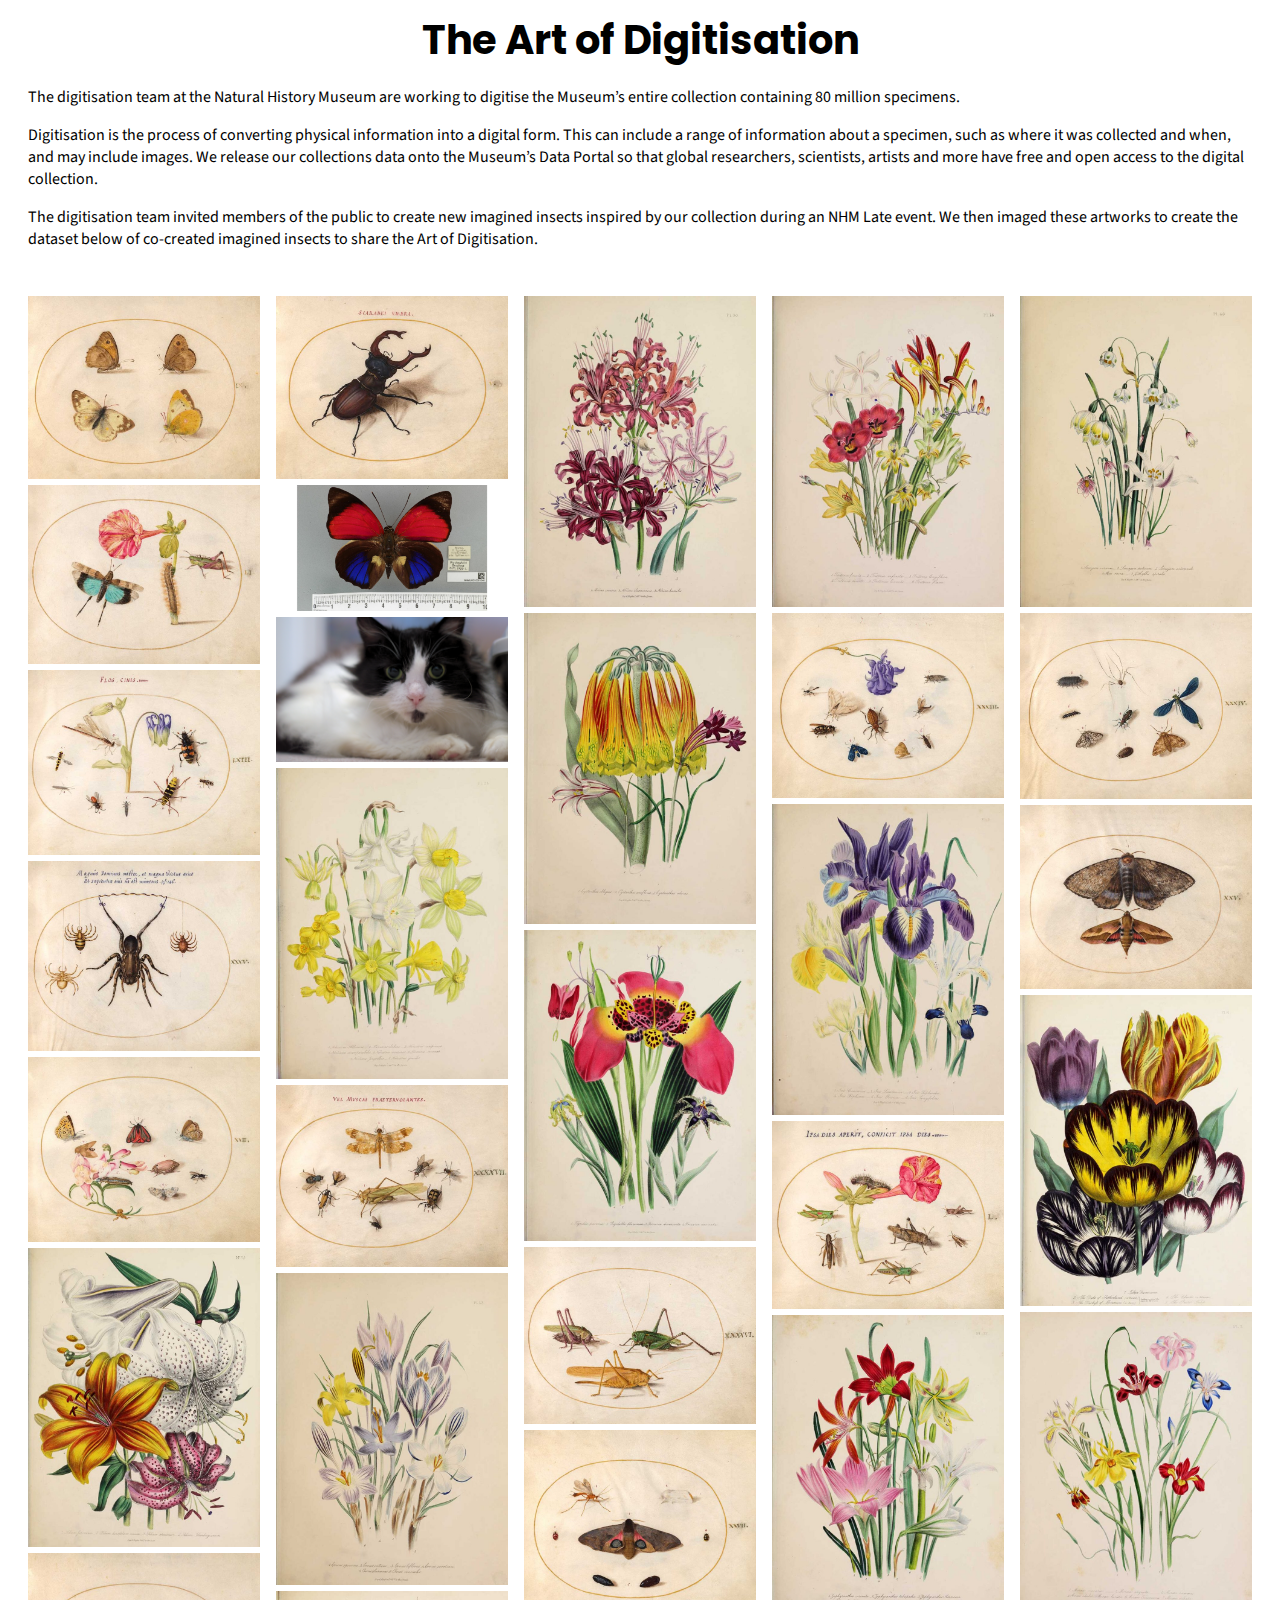
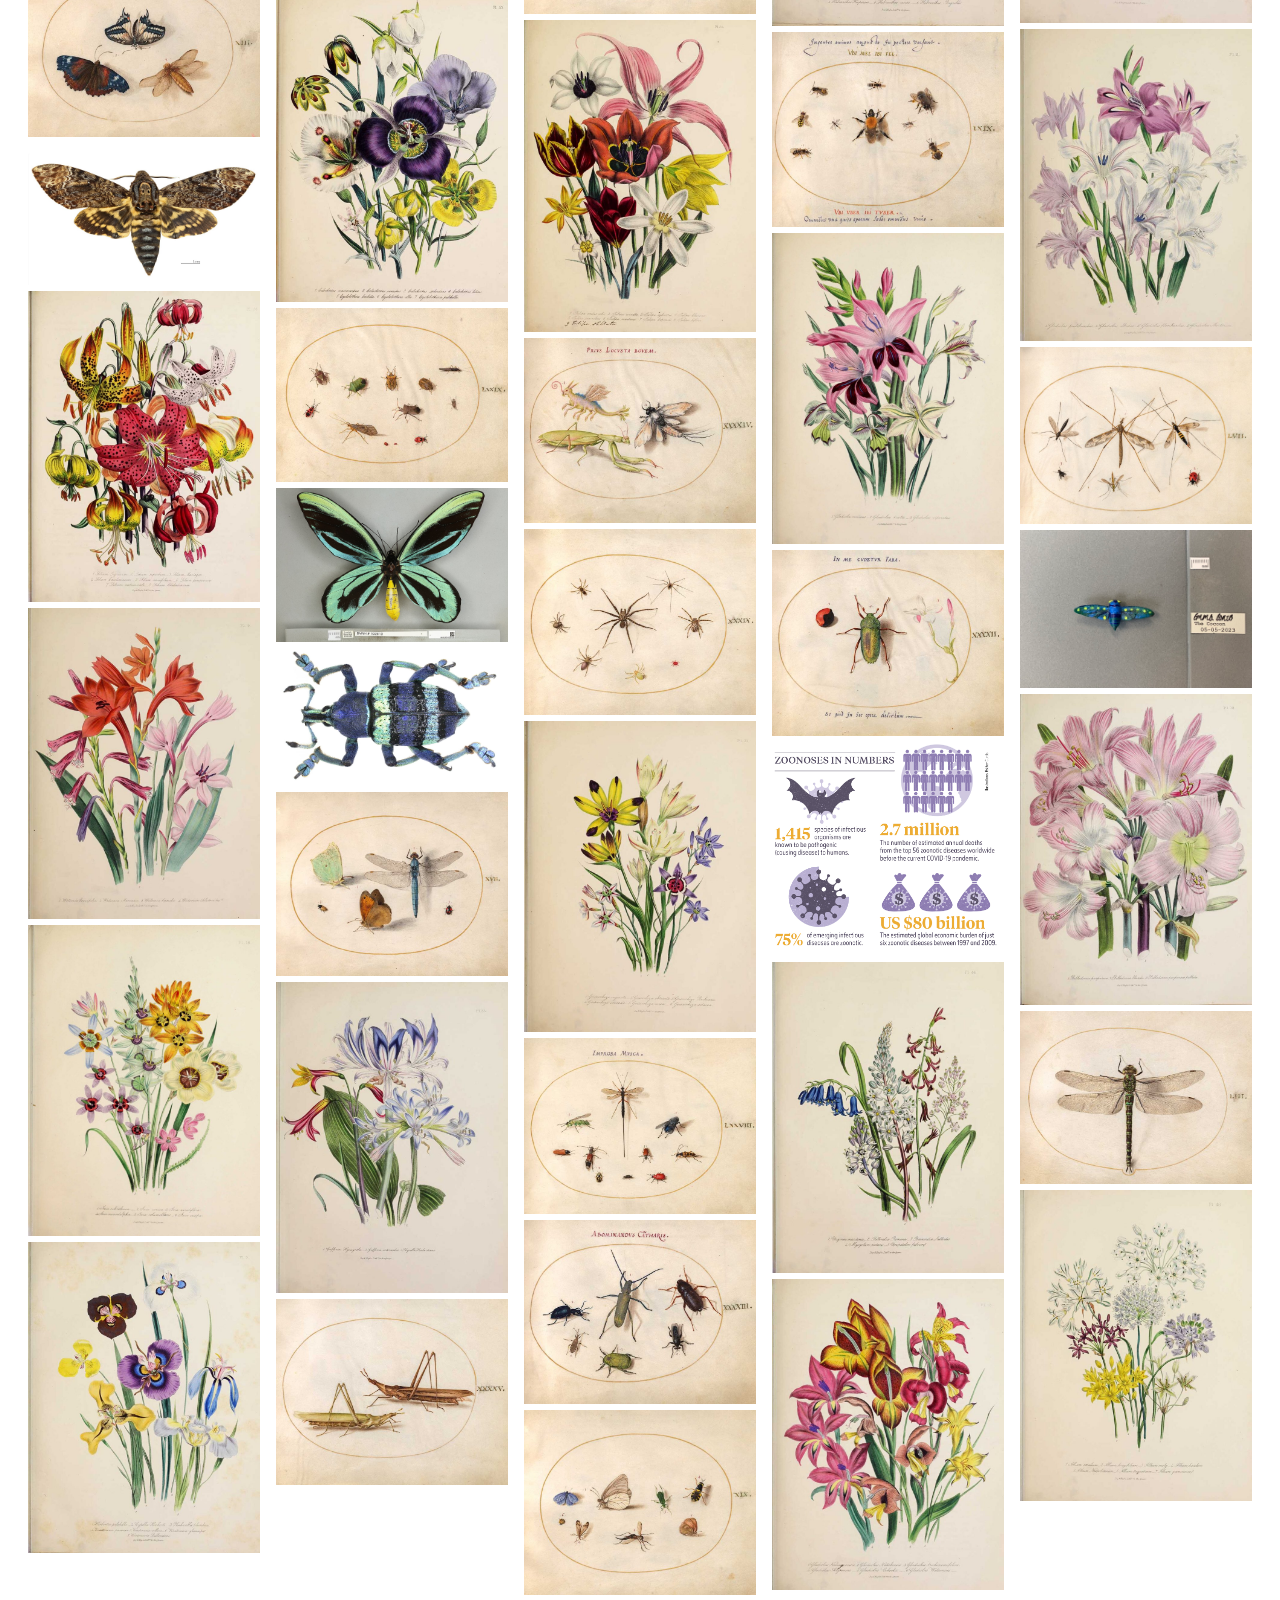
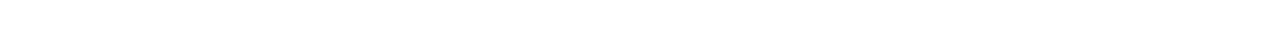
<file: docs/index.html>
<!DOCTYPE html>
<html lang="en">
<head>
  <meta charset="UTF-8">
  <meta name="viewport" content="width=device-width, initial-scale=1">
  <title>Lates</title>
  <link rel="preconnect" href="https://fonts.googleapis.com">
  <link rel="preconnect" href="https://fonts.gstatic.com" crossorigin>
  <link href="https://fonts.googleapis.com/css2?family=Poppins:wght@700&family=Source+Sans+Pro&display=swap"
        rel="stylesheet">

  <link type="text/css" rel="stylesheet" href="styles/style.css">
</head>
<body>
<h1>The Art of Digitisation</h1>
<div class="summary">
  <p>The digitisation team at the Natural History Museum are working to digitise the Museum’s entire collection
     containing 80 million specimens.</p>
  <p>Digitisation is the process of converting physical information into a digital form. This can include a range of
     information about a specimen, such as where it was collected and when, and may include images. We release our
     collections data onto the Museum’s Data Portal so that global researchers, scientists, artists and more have free
     and open access to the digital collection.</p>
  <p>The digitisation team invited members of the public to create new imagined insects inspired by our collection
     during an NHM Late event. We then imaged these artworks to create the dataset below of co-created imagined insects
     to share the Art of Digitisation.</p>
</div>
<div class="gallery-container">
  <div class="gallery-tile">
    <img src="images/Plate-9-Yellow-Butterflies-s-768x605.jpg">
  </div><div class="gallery-tile">
    <img src="images/plate-51-Butterfly-and-flower-s-768x594.jpg">
  </div><div class="gallery-tile">
    <img src="images/plate-63-wasps-and-flower-s-768x613.jpg">
  </div><div class="gallery-tile">
    <img src="images/Plate-35-Giant-Spider-s-768x629.jpg">
  </div><div class="gallery-tile">
    <img src="images/plate-22-Including-Pink-Flower-and-moths-s-768x610.jpg">
  </div><div class="gallery-tile">
    <img src="images/Lily-Jane-Loudon-Bulbous-Flowers-s-744x960.jpg">
  </div><div class="gallery-tile">
    <img src="images/plate-13-blue-butterflies-s-768x610.jpg">
  </div><div class="gallery-tile">
    <img src="images/acherontia lachesis.jpg">
  </div><div class="gallery-tile">
    <img src="images/Lily-prints-2-Jane-Loudon-Bulbous-Flowers-s-768x1030.jpg">
  </div><div class="gallery-tile">
    <img src="images/Watsonia-Jane-Loudon-Bulbous-Flowers-s-768x1030.jpg">
  </div><div class="gallery-tile">
    <img src="images/Ixia-Jane-Loudon-Bulbous-Flowers-s-768x1030.jpg">
  </div><div class="gallery-tile">
    <img src="images/Herbertia-Jane-Loudon-Bulbous-Flowers-s-768x1030.jpg">
  </div><div class="gallery-tile">
    <img src="images/plate-5-stag-beetle-s-768x605.jpg">
  </div><div class="gallery-tile">
    <img src="images/Agrias claudina.png">
  </div><div class="gallery-tile">
    <img src="images/doti-small-01.jpg">
  </div><div class="gallery-tile">
    <img src="images/Narcissus-Jane-Loudon-Bulbous-Flowers-s-768x1030.jpg">
  </div><div class="gallery-tile">
    <img src="images/plate-47-various-insects-including-flys-s-768x604.jpg">
  </div><div class="gallery-tile">
    <img src="images/Crocus-Jane-Loudon-Bulbous-Flowers-s-768x1030.jpg">
  </div><div class="gallery-tile">
    <img src="images/Calochortus-Jane-Loudon-Bulbous-Flowers-s-768x1030.jpg">
  </div><div class="gallery-tile">
    <img src="images/plate-79-assorted-insects-s-768x576.jpg">
  </div><div class="gallery-tile">
    <img src="images/queen alexandra&#39;s birdwing.jpg">
  </div><div class="gallery-tile">
    <img src="images/Eupholus schoenherrii.jpg">
  </div><div class="gallery-tile">
    <img src="images/Joris_Hoefnagel_Animalia_Rationalia_et_Insecta_Plate-17-dragonfly-and-others-s-768x610.jpg">
  </div><div class="gallery-tile">
    <img src="images/Grifiinia-Jane-Loudon-Bulbous-Flowers-s-768x1030.jpg">
  </div><div class="gallery-tile">
    <img src="images/plate-45-insect-art-s-768x615.jpg">
  </div><div class="gallery-tile">
    <img src="images/Guernsey-lily-Jane-Louden-s-768x1030.jpg">
  </div><div class="gallery-tile">
    <img src="images/Cyrtanthus-Jane-Loudon-Bulbous-Flowers-s-768x1030.jpg">
  </div><div class="gallery-tile">
    <img src="images/Tiger-Flower-Jane-Loudon-Bulbous-Flowers-s-768x1030.jpg">
  </div><div class="gallery-tile">
    <img src="images/plate-46-Grasshoppers-s-768x585.jpg">
  </div><div class="gallery-tile">
    <img src="images/plate-27-large-moth-and-othersize-s-768x610.jpg">
  </div><div class="gallery-tile">
    <img src="images/Tulips-Jane-Loudon-Bulbous-Flowers-s-768x1030.jpg">
  </div><div class="gallery-tile">
    <img src="images/plate-44-Unusual-insects-s-768x615.jpg">
  </div><div class="gallery-tile">
    <img src="images/Plate-39-Spiders-s-768x615.jpg">
  </div><div class="gallery-tile">
    <img src="images/Geissorhiza-Jane-Loudon-Bulbous-Flowers-s-768x1030.jpg">
  </div><div class="gallery-tile">
    <img src="images/plate-78-ladybirds-and-other-insects-s-768x581.jpg">
  </div><div class="gallery-tile">
    <img src="images/plate-43-many-beetles-s-768x611.jpg">
  </div><div class="gallery-tile">
    <img src="images/plate-19-assorted-insects-s-768x610.jpg">
  </div><div class="gallery-tile">
    <img src="images/Tritonia-Jane-Louden-s-768x1030.jpg">
  </div><div class="gallery-tile">
    <img src="images/Plate-33-Lilac-Flower-and-Insects-s-768x612.jpg">
  </div><div class="gallery-tile">
    <img src="images/Jane-Loudon-Iris-Bulbous-Flowers-s-768x1030.jpg">
  </div><div class="gallery-tile">
    <img src="images/plate-50-grasshoppers-and-flower-s-768x623.jpg">
  </div><div class="gallery-tile">
    <img src="images/Zephyranthes-Jane-Loudon-Bulbous-Flowers-s-768x1030.jpg">
  </div><div class="gallery-tile">
    <img src="images/plate-69-bees-and-wasps-s-768x643.jpg">
  </div><div class="gallery-tile">
    <img src="images/Branching-Gladiolus-Jane-Louden-s-768x1030.jpg">
  </div><div class="gallery-tile">
    <img src="images/Plat-42-Beetle-s-768x615.jpg">
  </div><div class="gallery-tile">
    <img src="images/Zoonoses In Numbers.jpg">
  </div><div class="gallery-tile">
    <img src="images/Urginea-Jane-Loudon-Bulbous-Flowers-s-768x1030.jpg">
  </div><div class="gallery-tile">
    <img src="images/Gladiolus-3-Jane-Loudon-Bulbous-Flowers-s-768x1030.jpg">
  </div><div class="gallery-tile">
    <img src="images/Snowflakes-Jane-Loudon-Bulbous-Flowers-s-768x1030.jpg">
  </div><div class="gallery-tile">
    <img src="images/plate-34-Assorted-insects-including-earwig-s-768x615.jpg">
  </div><div class="gallery-tile">
    <img src="images/Plate-25-two-large-moths-s-768x610.jpg">
  </div><div class="gallery-tile">
    <img src="images/Tulips-2-Jane-Loudon-Bulbous-Flowers-s-768x1030.jpg">
  </div><div class="gallery-tile">
    <img src="images/Moraea-Jane-Loudon-Bulbous-Flowers-s-768x1030.jpg">
  </div><div class="gallery-tile">
    <img src="images/Gladiolus-Jane-Loudon-Bulbous-Flowers-s-768x1030.jpg">
  </div><div class="gallery-tile">
    <img src="images/plate-57-Mosquitos--768x586.jpg">
  </div><div class="gallery-tile">
    <img src="images/MicrosoftTeams-image (80).png">
  </div><div class="gallery-tile">
    <img src="images/Belladonna-Gladiolus-Jane-Louden-s-768x1030.jpg">
  </div><div class="gallery-tile">
    <img src="images/Plate-53-insect-art-large-dragon-fly-s-768x570.jpg">
  </div><div class="gallery-tile">
    <img src="images/Allium-Jane-Loudon-Bulbous-Flowers-s-768x1030.jpg">
  </div>
</div>
</body>
</html>
</file>
<file: docs/styles/style.css>
@media (max-width: 575px) {
    .gallery-container {
        column-count: 1;
    }
}

@media (min-width: 576px) {
    .gallery-container {
        column-count: 3;
    }
}

@media (min-width: 768px) {
    .gallery-container {
        column-count: 4;
    }
}

@media (min-width: 992px) {
    .gallery-container {
        column-count: 5;
    }
}


.gallery-container {
    max-width: 100%;
    padding: 20px;
}

.gallery-tile {
    display: inline-block;
    width: 100%;
}

.gallery-tile img {
    width: 100% !important;
}

body {
    font-family: 'Source Sans Pro', sans-serif;
}

h1 {
    font-family: 'Poppins', sans-serif;
    text-align: center;
    font-size: 2.5em;
    font-weight: bold;
    margin: 10px 0;
}

.summary {
    padding: 0 20px 10px;
}
</file>
